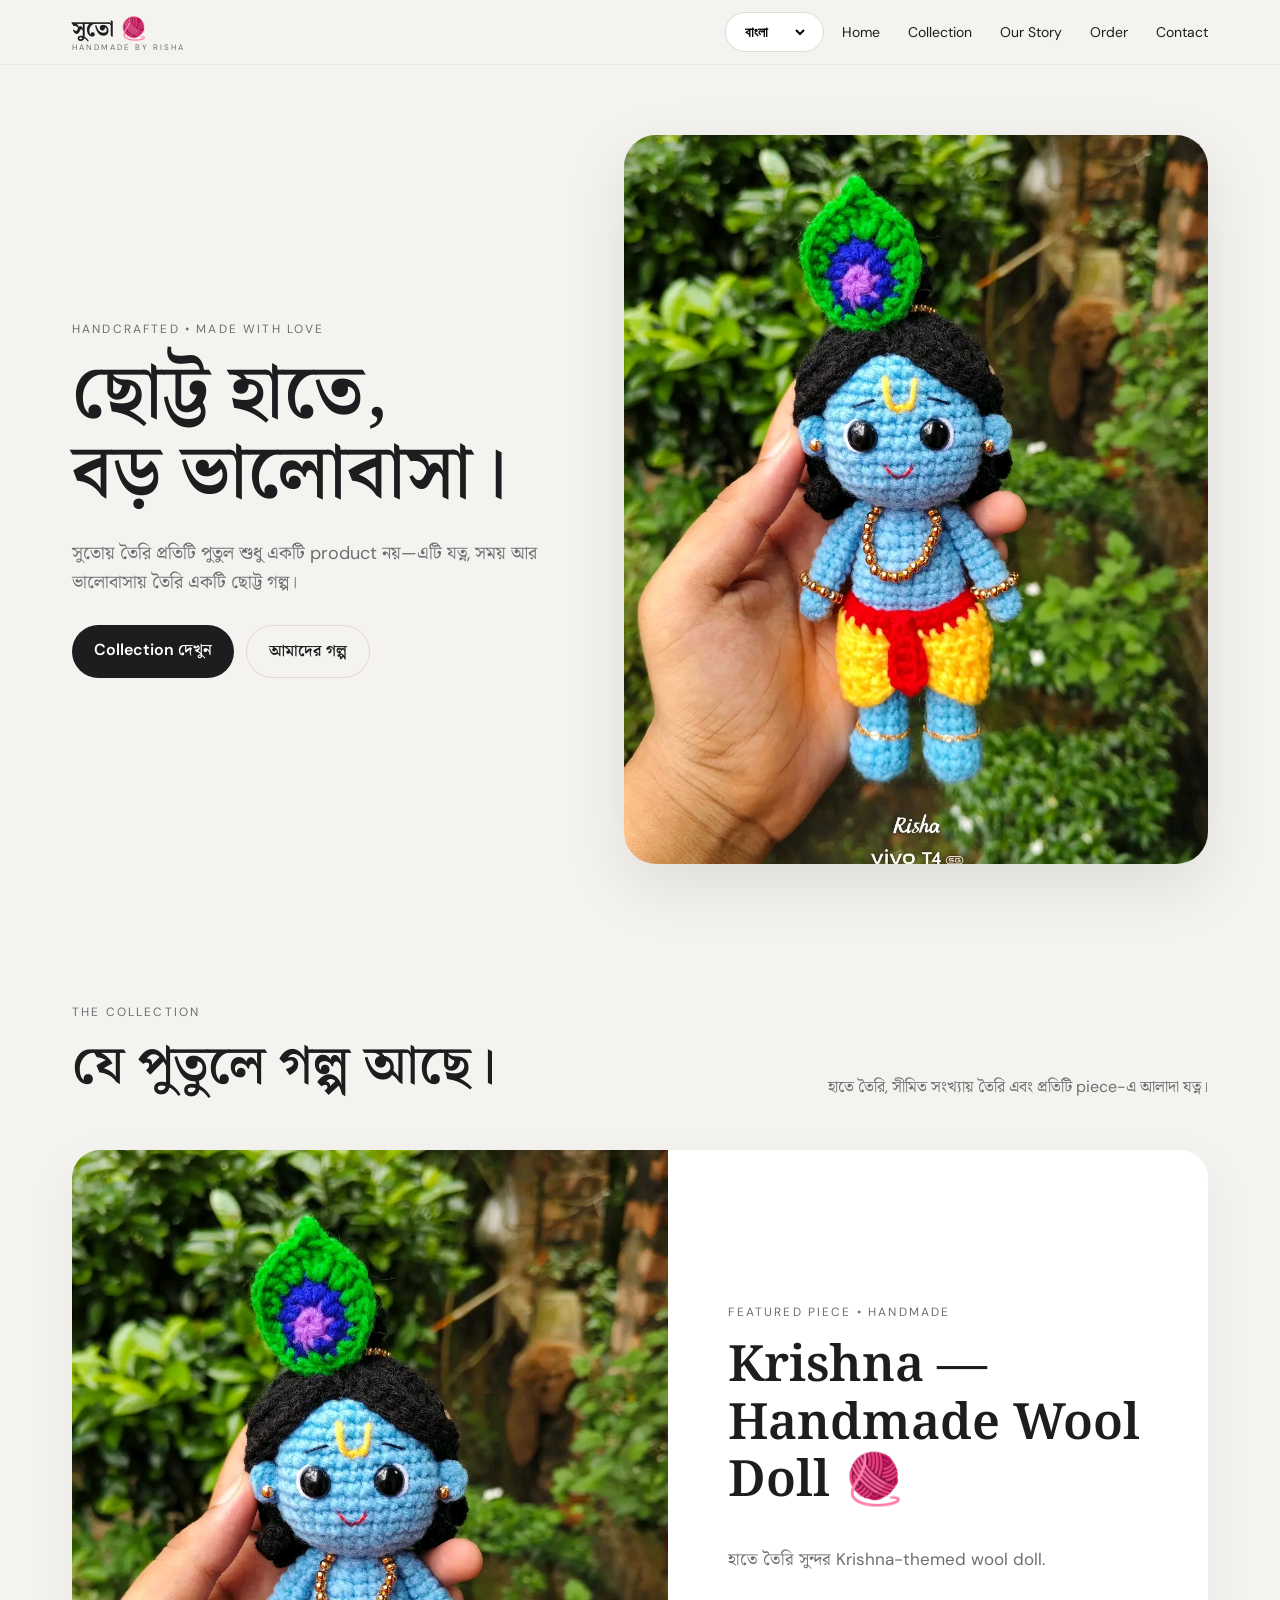
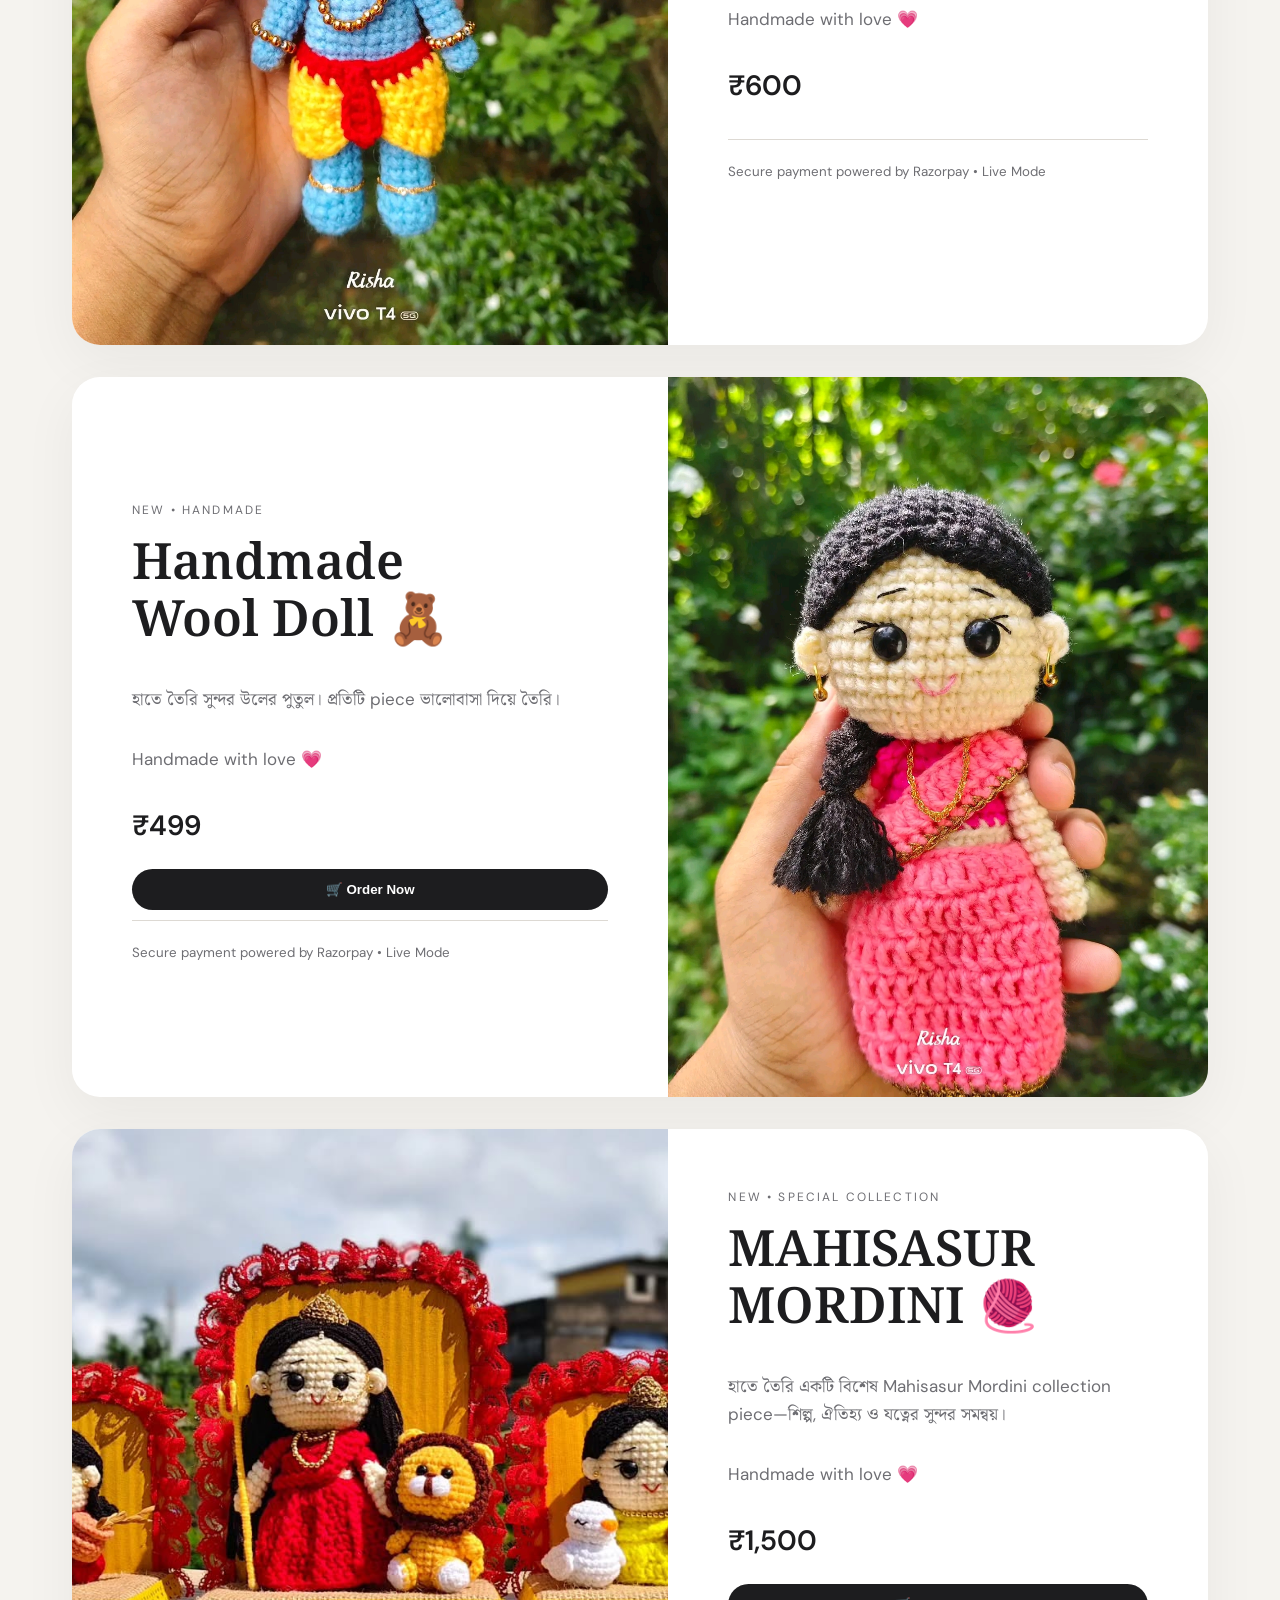
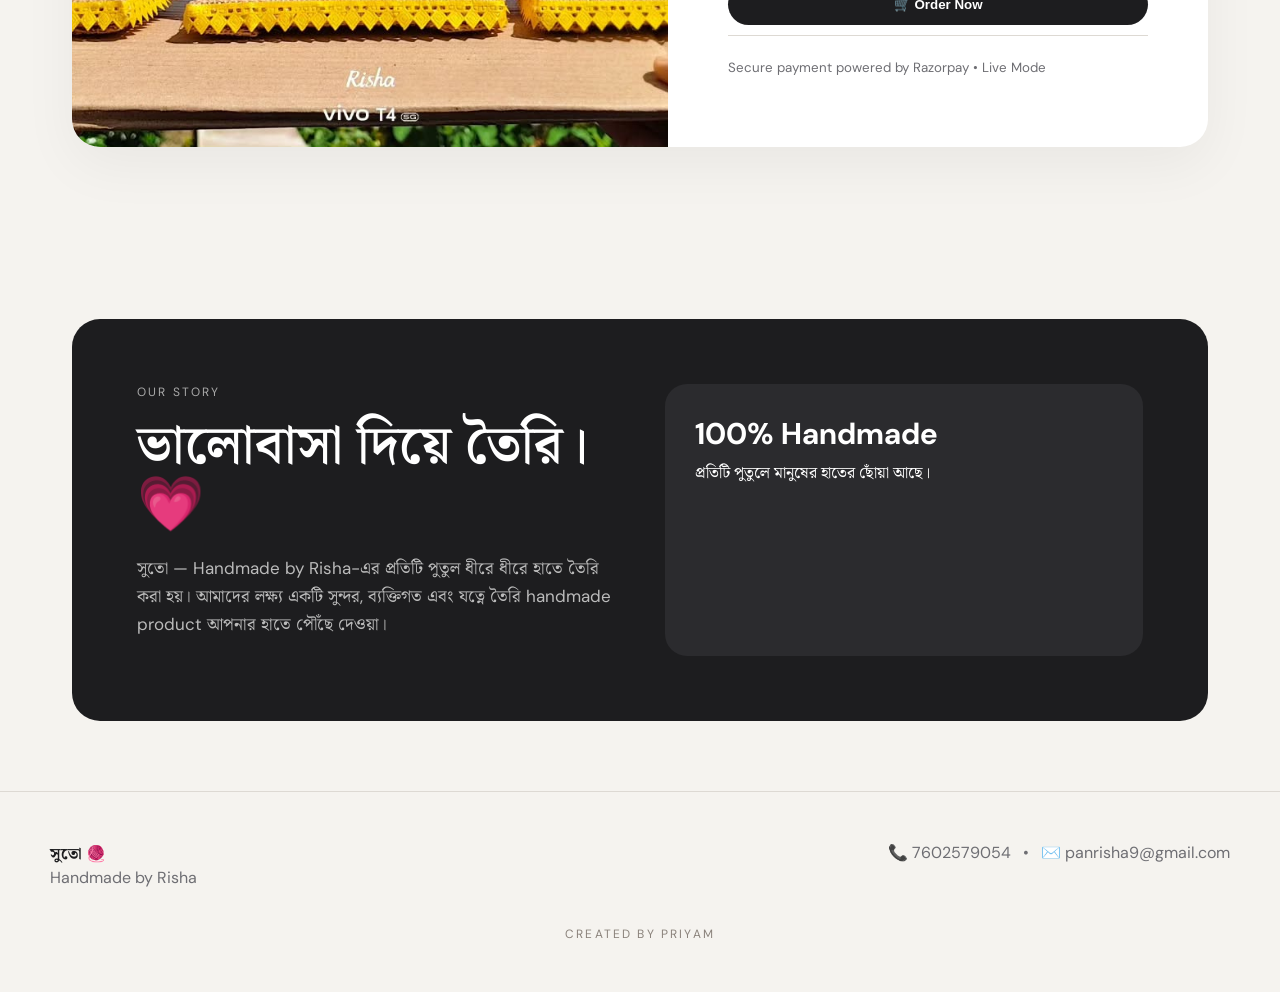
<file: index.html>
<!doctype html>
<html lang="bn">
<head>
<meta charset="UTF-8">
<meta name="viewport" content="width=device-width,initial-scale=1">
<title>সুতো — Handmade by Risha</title>
<style>
@import url('https://fonts.googleapis.com/css2?family=DM+Sans:wght@400;500;600&family=Noto+Serif+Bengali:wght@400;600;700&display=swap');
:root{--bg:#f5f3ef;--ink:#1d1d1f;--muted:#6e6e73;--paper:#fff;--line:#ddd9d3;--accent:#6b5549;--green:#5d7e5e}
*{box-sizing:border-box}html{scroll-behavior:smooth}body{margin:0;background:var(--bg);color:var(--ink);font-family:"DM Sans","Noto Serif Bengali",sans-serif}a{text-decoration:none;color:inherit}img{display:block;width:100%}
nav{position:sticky;top:0;z-index:10;background:#f5f3efdd;backdrop-filter:blur(18px);border-bottom:1px solid #0000000b}
.nav{max-width:1180px;margin:auto;height:64px;padding:0 22px;display:flex;align-items:center;justify-content:space-between}.brand{font-family:"Noto Serif Bengali",serif;font-size:22px;font-weight:700}.brand small{display:block;font:8px "DM Sans";letter-spacing:.25em;color:var(--muted);margin-top:-5px}.links{display:flex;gap:28px;font-size:14px}.menu{display:none;background:none;border:0;font-size:25px}
.lang{margin-left:auto;margin-right:18px;border:1px solid var(--line);background:#fff;border-radius:999px;padding:9px 15px;font:600 14px "DM Sans";cursor:pointer}
.lang select{border:0;outline:0;background:transparent;font:inherit}
.hero,.section{max-width:1180px;margin:auto;padding:70px 22px}.hero{min-height:calc(100vh - 64px);display:grid;grid-template-columns:1fr 1.15fr;align-items:center;gap:45px}.eyebrow{font-size:12px;letter-spacing:.18em;text-transform:uppercase;color:var(--muted);margin-bottom:18px}
h1,h2,h3{font-family:"Noto Serif Bengali",serif;font-weight:600}h1{font-size:clamp(44px,6vw,76px);line-height:1.05;margin:0 0 24px}h2{font-size:clamp(34px,5vw,54px);line-height:1.1;margin:0 0 18px}.hero p{max-width:520px;color:var(--muted);font-size:18px}.actions{display:flex;gap:12px;flex-wrap:wrap;margin-top:28px}.btn{border:0;border-radius:999px;padding:13px 22px;font-weight:600;cursor:pointer}.primary{background:var(--ink);color:#fff}.secondary{background:transparent;border:1px solid var(--line)}
.hero-img,.product-img{overflow:hidden;border-radius:32px;box-shadow:0 22px 65px #00000018}.hero-img img{aspect-ratio:4/5;object-fit:cover}
.head{display:flex;justify-content:space-between;gap:25px;align-items:end;margin-bottom:34px}.head p{max-width:430px;color:var(--muted)}
.product{display:grid;grid-template-columns:1.05fr .95fr;background:var(--paper);border-radius:28px;overflow:hidden;box-shadow:0 18px 55px #0000000d;margin-bottom:32px}.product-img{border-radius:0;box-shadow:none;min-height:570px}.product-img img{height:100%;object-fit:cover}.content{padding:60px;display:flex;flex-direction:column;justify-content:center}.content h3{font-size:clamp(32px,4vw,50px);line-height:1.15;margin:0 0 18px}.content p{color:var(--muted);font-size:17px}.price{font-size:28px;font-weight:600;margin:20px 0 25px}.pay{padding-top:20px;border-top:1px solid var(--line);margin-top:10px}.pay form{margin-top:10px}.pay small{color:var(--muted)}
.story{background:var(--ink);color:#fff;border-radius:28px;padding:65px;display:grid;grid-template-columns:1fr 1fr;gap:50px}.story p{color:#bbb;font-size:17px}.story-card{background:#2b2b2e;border-radius:22px;padding:30px}.story-card strong{display:block;font-size:30px;margin-bottom:8px}
.order{background:var(--paper);border:1px solid var(--line);border-radius:28px;padding:50px;box-shadow:0 18px 55px #0000000d}.grid{display:grid;grid-template-columns:1fr 1fr;gap:18px}.full{grid-column:1/-1}label{font-weight:600;font-size:14px}input,textarea{width:100%;margin-top:8px;border:1px solid var(--line);background:#faf9f7;border-radius:16px;padding:15px;font:inherit}textarea{min-height:125px;resize:vertical}.summary{margin-top:24px;background:#ece7e1;border-radius:20px;padding:22px;display:flex;justify-content:space-between;font-size:18px}.summary strong{font-size:27px}.wa{width:100%;margin-top:18px;border:0;border-radius:999px;padding:16px;background:var(--green);color:#fff;font-weight:600;font-size:16px}
footer{border-top:1px solid var(--line);padding:50px 22px;color:var(--muted)}.foot{max-width:1180px;margin:auto;display:flex;justify-content:space-between;gap:20px;flex-wrap:wrap}
@media(max-width:800px){.links{display:none;position:absolute;top:64px;left:0;right:0;padding:18px 22px;background:#f5f3effa;flex-direction:column;gap:15px}.links.open{display:flex}.menu{display:block}.hero{grid-template-columns:1fr;min-height:auto;padding-top:30px}.hero-img{order:1}.hero-copy{order:2}.section{padding:60px 18px}.head{display:block}.product{grid-template-columns:1fr}.product-img{min-height:390px}.content{padding:35px 25px}.story{grid-template-columns:1fr;padding:35px 25px}.order{padding:28px 22px}.grid{grid-template-columns:1fr}.full{grid-column:auto}.lang{margin-left:auto;margin-right:10px}}
/* Premium motion */
body{overflow-x:hidden}nav{animation:navDrop .7s cubic-bezier(.2,.8,.2,1) both}
.hero-copy>*{opacity:0;transform:translateY(24px);animation:fadeUp .8s cubic-bezier(.2,.8,.2,1) forwards}
.hero-copy .eyebrow{animation-delay:.12s}.hero-copy h1{animation-delay:.22s}.hero-copy p{animation-delay:.34s}.hero-copy .actions{animation-delay:.46s}
.hero-img{opacity:0;transform:translateY(28px) scale(.985);animation:heroIn 1s cubic-bezier(.2,.8,.2,1) .28s forwards}
.hero-img img{transition:transform 1.1s cubic-bezier(.2,.7,.2,1)}.hero-img:hover img{transform:scale(1.045)}
.product{opacity:0;transform:translateY(28px);animation:cardIn .9s cubic-bezier(.2,.8,.2,1) both}.product-img img{transition:transform 1s cubic-bezier(.2,.7,.2,1)}.product:hover .product-img img{transform:scale(1.035)}
.btn,.wa{position:relative;overflow:hidden;transition:transform .25s ease,box-shadow .25s ease,background .25s ease}.btn:hover,.wa:hover{transform:translateY(-3px);box-shadow:0 12px 28px #0000001c}.btn:active,.wa:active{transform:translateY(0) scale(.98)}
.btn::after,.wa::after{content:"";position:absolute;top:0;left:-120%;width:55%;height:100%;background:linear-gradient(90deg,transparent,#ffffff55,transparent);transform:skewX(-18deg);transition:left .7s ease}.btn:hover::after,.wa:hover::after{left:150%}
.story{animation:storyFloat 8s ease-in-out infinite}.story-card{transition:transform .35s ease,box-shadow .35s ease}.story-card:hover{transform:translateY(-8px) rotate(.4deg);box-shadow:0 18px 40px #00000025}
.order{transition:transform .35s ease,box-shadow .35s ease}.order:hover{transform:translateY(-4px);box-shadow:0 25px 65px #00000012}
@keyframes navDrop{from{opacity:0;transform:translateY(-16px)}to{opacity:1;transform:none}}@keyframes fadeUp{to{opacity:1;transform:none}}@keyframes heroIn{to{opacity:1;transform:none}}@keyframes cardIn{to{opacity:1;transform:none}}@keyframes storyFloat{0%,100%{transform:translateY(0)}50%{transform:translateY(-4px)}}
@media(prefers-reduced-motion:reduce){*{animation-duration:.01ms!important;animation-iteration-count:1!important;transition-duration:.01ms!important;scroll-behavior:auto!important}}
</style>
</head>
<body>
<nav><div class="nav">
<a class="brand" href="#home">সুতো 🧶<small>HANDMADE BY RISHA</small></a>
<div class="lang"><select id="language" aria-label="Language"><option value="bn">বাংলা</option><option value="hi">हिन्दी</option><option value="en">English</option></select></div>
<button class="menu" id="menu">☰</button>
<div class="links" id="links"><a href="#home" data-t="nav_home">Home</a><a href="#collection" data-t="nav_collection">Collection</a><a href="#story" data-t="nav_story">Our Story</a><a href="#order" data-t="nav_order">Order</a><a href="#contact" data-t="nav_contact">Contact</a></div>
</div></nav>

<main id="home">
<section class="hero">
<div class="hero-copy"><div class="eyebrow" data-t="hero_eyebrow">Handcrafted • Made with love</div><h1 data-t="hero_title">ছোট্ট হাতে,<br>বড় ভালোবাসা।</h1><p data-t="hero_text">সুতোয় তৈরি প্রতিটি পুতুল শুধু একটি product নয়—এটি যত্ন, সময় আর ভালোবাসায় তৈরি একটি ছোট্ট গল্প।</p><div class="actions"><a class="btn primary" href="#collection" data-t="hero_collection">Collection দেখুন</a><a class="btn secondary" href="#story" data-t="hero_story">আমাদের গল্প</a></div></div>
<div class="hero-img"><img src="Wool-doll-2.jpg" alt="Handmade wool doll" loading="eager" onerror="this.onerror=null;this.src='wool-doll-2.jpg'"></div>
</section>

<section class="section" id="collection">
<div class="head"><div><div class="eyebrow" data-t="collection_eyebrow">The collection</div><h2 data-t="collection_title">যে পুতুলে গল্প আছে।</h2></div><p data-t="collection_text">হাতে তৈরি, সীমিত সংখ্যায় তৈরি এবং প্রতিটি piece-এ আলাদা যত্ন।</p></div>

<article class="product">
<div class="product-img"><img src="Wool-doll-2.jpg" alt="Krishna Handmade Wool Doll" loading="lazy" onerror="this.onerror=null;this.src='wool-doll-2.jpg'"></div>
<div class="content"><div class="eyebrow">Featured piece • Handmade</div><h3>Krishna —<br>Handmade Wool Doll 🧶</h3><p data-t="krishna_desc">হাতে তৈরি সুন্দর Krishna-themed wool doll.</p><p data-t="handmade_love">Handmade with love 💗</p><div class="price">₹600</div>
<div class="pay"><small>Secure payment powered by Razorpay • Live Mode</small>
<form><script src="https://checkout.razorpay.com/v1/payment-button.js" data-payment_button_id="pl_TOyMl1ozqKXfO5" async></script></form>
</div></div>
</article>

<article class="product">
<div class="content"><div class="eyebrow">New • Handmade</div><h3>Handmade<br>Wool Doll 🧸</h3><p>হাতে তৈরি সুন্দর উলের পুতুল। প্রতিটি piece ভালোবাসা দিয়ে তৈরি।</p><p>Handmade with love 💗</p><div class="price">₹499</div>
<button class="btn primary" onclick="selectProduct('Handmade Wool Doll',499)">🛒 Order Now</button>
<div class="pay">
<small>Secure payment powered by Razorpay • Live Mode</small>
<form>
<script src="https://checkout.razorpay.com/v1/payment-button.js" data-payment_button_id="pl_TP02wz67WCRfMm" async></script>
</form>
</div>
</div>
<div class="product-img"><img src="wool-doll.jpg" alt="Handmade Wool Doll" loading="lazy"></div>
</article>

<!-- NEW PRODUCT: MAHISASUR MORDINI -->
<article class="product">
<div class="product-img"><img src="Wool-doll-3.jpg" alt="MAHISASUR MORDINI Handmade Wool Doll" loading="lazy"></div>
<div class="content">
<div class="eyebrow">New • Special Collection</div>
<h3>MAHISASUR<br>MORDINI 🧶</h3>
<p data-t="mahisasur_desc">হাতে তৈরি একটি বিশেষ Mahisasur Mordini collection piece—শিল্প, ঐতিহ্য ও যত্নের সুন্দর সমন্বয়।</p>
<p data-t="handmade_love">Handmade with love 💗</p>
<div class="price">₹1,500</div>
<button class="btn primary" onclick="selectProduct('MAHISASUR MORDINI',1500)" data-t="order_now">🛒 Order Now</button>
<div class="pay">
<small>Secure payment powered by Razorpay • Live Mode</small>
<form>
<script src="https://checkout.razorpay.com/v1/payment-button.js" data-payment_button_id="pl_TOzu9B3TfsyiMB" async></script>
</form>
</div>
</div>
</article>
</section>

<section class="section" id="story"><div class="story"><div><div class="eyebrow" style="color:#aaa" data-t="story_eyebrow">Our story</div><h2 data-t="story_title">ভালোবাসা দিয়ে তৈরি। 💗</h2><p data-t="story_text">সুতো — Handmade by Risha-এর প্রতিটি পুতুল ধীরে ধীরে হাতে তৈরি করা হয়। আমাদের লক্ষ্য একটি সুন্দর, ব্যক্তিগত এবং যত্নে তৈরি handmade product আপনার হাতে পৌঁছে দেওয়া।</p></div><div class="story-card"><strong data-t="handmade_100">100% Handmade</strong><span data-t="handmade_touch">প্রতিটি পুতুলে মানুষের হাতের ছোঁয়া আছে।</span></div></div></section>

<section class="section" id="order" style="display:none"><div class="head"><div><div class="eyebrow" data-t="order_eyebrow">Place an order</div><h2 data-t="order_title">আপনার পছন্দটি বলুন।</h2></div><p data-t="order_text">Order details WhatsApp-এ পাঠিয়ে দ্রুত যোগাযোগ করুন।</p></div>
<div class="order"><div id="selected" style="font-weight:600;margin-bottom:22px">Product: Handmade Wool Doll — ₹499</div><div class="grid">
<div><label data-t="name_label">Your Name / আপনার নাম</label><input id="name" autocomplete="name" placeholder="Enter your name"></div>
<div><label data-t="phone_label">WhatsApp Number / মোবাইল নম্বর</label><input id="phone" autocomplete="tel" placeholder="Enter your WhatsApp number"></div>
<div class="full"><label data-t="address_label">Delivery Address / ঠিকানা</label><textarea id="address" autocomplete="street-address" placeholder="Enter your complete delivery address"></textarea></div>
<div><label data-t="qty_label">Quantity / পরিমাণ</label><input id="qty" type="number" min="1" max="20" value="1"></div>
</div><div class="summary"><span>Total</span><strong id="total">₹499</strong></div><button class="wa" id="send" data-t="send_order">📩 Send Order on WhatsApp</button>
<p style="font-size:12px;color:#6e6e73;margin-top:12px">WhatsApp: <b>7602579054</b> • Email: <b>panrisha9@gmail.com</b></p></div>
</section>
</main>

<footer id="contact">
<div class="foot">
<div><b style="color:#1d1d1f">সুতো 🧶</b><br>Handmade by Risha</div>
<div>📞 7602579054 &nbsp; • &nbsp; ✉️ panrisha9@gmail.com</div>
<div style="width:100%;text-align:center;margin-top:18px;font-size:12px;letter-spacing:.18em;text-transform:uppercase;color:#8a827b">created by priyam</div>
</div>
</footer>

<script>
const WHATSAPP_NUMBER="917602579054";
let product={name:"Handmade Wool Doll",price:499};
const qty=document.getElementById("qty");
function update(){let q=Math.max(1,Math.min(20,Number(qty.value)||1));qty.value=q;document.getElementById("total").textContent="₹"+(product.price*q).toLocaleString("en-IN")}
qty.addEventListener("input",update);
function selectProduct(name,price){
  product={name,price};
  document.getElementById("selected").textContent="Product: "+name+" — ₹"+price.toLocaleString("en-IN");
  qty.value=1;
  update();

  const orderSection=document.getElementById("order");
  orderSection.style.display="block";
  orderSection.style.opacity="1";
  orderSection.style.transform="translateY(0)";

  setTimeout(()=>{
    orderSection.scrollIntoView({behavior:"smooth",block:"start"});
  },80);
}
document.getElementById("send").onclick=()=>{const name=document.getElementById("name").value.trim(),phone=document.getElementById("phone").value.trim(),address=document.getElementById("address").value.trim(),q=Number(qty.value)||1,total=product.price*q;if(!name||!phone||!address){alert("দয়া করে নাম, WhatsApp নম্বর এবং delivery address পূরণ করুন।");return}const msg=`🛍️ নতুন অর্ডার — সুতো Handmade by Risha\n\n🧶 Product: ${product.name}\n🔢 Quantity: ${q}\n💰 Total: ₹${total.toLocaleString("en-IN")}\n\n👤 Customer Name: ${name}\n📱 Customer WhatsApp: ${phone}\n📍 Delivery Address: ${address}\n\nধন্যবাদ। 💗`;window.open("https://wa.me/"+WHATSAPP_NUMBER+"?text="+encodeURIComponent(msg),"_blank")};
document.getElementById("menu").onclick=()=>document.getElementById("links").classList.toggle("open");
document.querySelectorAll(".links a").forEach(a=>a.onclick=()=>document.getElementById("links").classList.remove("open"));

const translations={
bn:{nav_home:"হোম",nav_collection:"কালেকশন",nav_story:"আমাদের গল্প",nav_order:"অর্ডার",nav_contact:"যোগাযোগ",hero_eyebrow:"হাতে তৈরি • ভালোবাসা দিয়ে তৈরি",hero_title:"ছোট্ট হাতে,<br>বড় ভালোবাসা।",hero_text:"সুতোয় তৈরি প্রতিটি পুতুল শুধু একটি product নয়—এটি যত্ন, সময় আর ভালোবাসায় তৈরি একটি ছোট্ট গল্প।",hero_collection:"কালেকশন দেখুন",hero_story:"আমাদের গল্প",collection_eyebrow:"কালেকশন",collection_title:"যে পুতুলে গল্প আছে।",collection_text:"হাতে তৈরি, সীমিত সংখ্যায় তৈরি এবং প্রতিটি piece-এ আলাদা যত্ন।",krishna_desc:"হাতে তৈরি সুন্দর Krishna-themed wool doll.",handmade_love:"ভালোবাসা দিয়ে তৈরি 💗",mahisasur_desc:"হাতে তৈরি একটি বিশেষ Mahisasur Mordini collection piece—শিল্প, ঐতিহ্য ও যত্নের সুন্দর সমন্বয়।",order_now:"🛒 Order Now",story_eyebrow:"আমাদের গল্প",story_title:"ভালোবাসা দিয়ে তৈরি। 💗",story_text:"সুতো — Handmade by Risha-এর প্রতিটি পুতুল ধীরে ধীরে হাতে তৈরি করা হয়। আমাদের লক্ষ্য একটি সুন্দর, ব্যক্তিগত এবং যত্নে তৈরি handmade product আপনার হাতে পৌঁছে দেওয়া।",handmade_100:"100% হাতে তৈরি",handmade_touch:"প্রতিটি পুতুলে মানুষের হাতের ছোঁয়া আছে।",order_eyebrow:"অর্ডার করুন",order_title:"আপনার পছন্দটি বলুন।",order_text:"Order details WhatsApp-এ পাঠিয়ে দ্রুত যোগাযোগ করুন।",name_label:"আপনার নাম",phone_label:"WhatsApp নম্বর",address_label:"ডেলিভারি ঠিকানা",qty_label:"পরিমাণ",send_order:"📩 WhatsApp-এ অর্ডার পাঠান"},
hi:{nav_home:"होम",nav_collection:"कलेक्शन",nav_story:"हमारी कहानी",nav_order:"ऑर्डर",nav_contact:"संपर्क",hero_eyebrow:"हाथ से बनाया • प्यार से बनाया",hero_title:"छोटे हाथों से,<br>बड़े प्यार के साथ।",hero_text:"धागे से बनी हर गुड़िया सिर्फ एक product नहीं—यह देखभाल, समय और प्यार से बनी एक छोटी-सी कहानी है।",hero_collection:"कलेक्शन देखें",hero_story:"हमारी कहानी",collection_eyebrow:"कलेक्शन",collection_title:"हर गुड़िया की अपनी कहानी है।",collection_text:"हाथ से बनी, सीमित संख्या में तैयार और हर piece में खास देखभाल।",krishna_desc:"हाथ से बनी सुंदर Krishna-themed wool doll.",handmade_love:"प्यार से बनाया गया 💗",mahisasur_desc:"हाथ से बना विशेष Mahisasur Mordini collection piece—कला, परंपरा और देखभाल का सुंदर मेल।",order_now:"🛒 Order Now",story_eyebrow:"हमारी कहानी",story_title:"प्यार से बनाया गया। 💗",story_text:"सुतो — Handmade by Risha की हर गुड़िया धीरे-धीरे हाथ से बनाई जाती है। हमारा लक्ष्य एक सुंदर, व्यक्तिगत और प्यार से बनाया हुआ handmade product आपके हाथों तक पहुंचाना है।",handmade_100:"100% हाथ से बनाया",handmade_touch:"हर गुड़िया में इंसानी हाथों का स्पर्श है।",order_eyebrow:"ऑर्डर करें",order_title:"अपनी पसंद बताएं।",order_text:"Order details WhatsApp पर भेजकर जल्दी संपर्क करें।",name_label:"आपका नाम",phone_label:"WhatsApp नंबर",address_label:"डिलीवरी पता",qty_label:"मात्रा",send_order:"📩 WhatsApp पर ऑर्डर भेजें"},
en:{nav_home:"Home",nav_collection:"Collection",nav_story:"Our Story",nav_order:"Order",nav_contact:"Contact",hero_eyebrow:"Handcrafted • Made with love",hero_title:"Made by hand,<br>made with love.",hero_text:"Every doll made with yarn is more than a product—it is a little story made with care, time and love.",hero_collection:"View Collection",hero_story:"Our Story",collection_eyebrow:"THE COLLECTION",collection_title:"Every doll has a story.",collection_text:"Handmade in limited quantities, with special care in every piece.",krishna_desc:"A beautiful Krishna-themed wool doll, handmade with care.",handmade_love:"Handmade with love 💗",mahisasur_desc:"A special handmade Mahisasur Mordini collection piece—bringing together art, tradition and careful craftsmanship.",order_now:"🛒 Order Now",story_eyebrow:"OUR STORY",story_title:"Made with love. 💗",story_text:"Every doll from Suto — Handmade by Risha is slowly crafted by hand. Our goal is to deliver a beautiful, personal and carefully handmade product to you.",handmade_100:"100% Handmade",handmade_touch:"Every doll carries the touch of human hands.",order_eyebrow:"PLACE AN ORDER",order_title:"Tell us what you like.",order_text:"Send your order details on WhatsApp and we will contact you.",name_label:"Your Name",phone_label:"WhatsApp Number",address_label:"Delivery Address",qty_label:"Quantity",send_order:"📩 Send Order on WhatsApp"}
};
function applyLanguage(lang){
document.documentElement.lang=lang;
document.querySelectorAll("[data-t]").forEach(el=>{const key=el.dataset.t;if(translations[lang][key]!=null)el.innerHTML=translations[lang][key]});
}
document.getElementById("language").addEventListener("change",e=>applyLanguage(e.target.value));

const revealItems=document.querySelectorAll(".section,footer");
const revealObserver=new IntersectionObserver(entries=>{entries.forEach(entry=>{if(entry.isIntersecting){entry.target.style.opacity="1";entry.target.style.transform="translateY(0)";revealObserver.unobserve(entry.target)}})},{threshold:.08});
revealItems.forEach(el=>{el.style.opacity="0";el.style.transform="translateY(22px)";el.style.transition="opacity .8s ease, transform .8s cubic-bezier(.2,.8,.2,1)";revealObserver.observe(el)});
</script>
</body>
</html>
</file>
